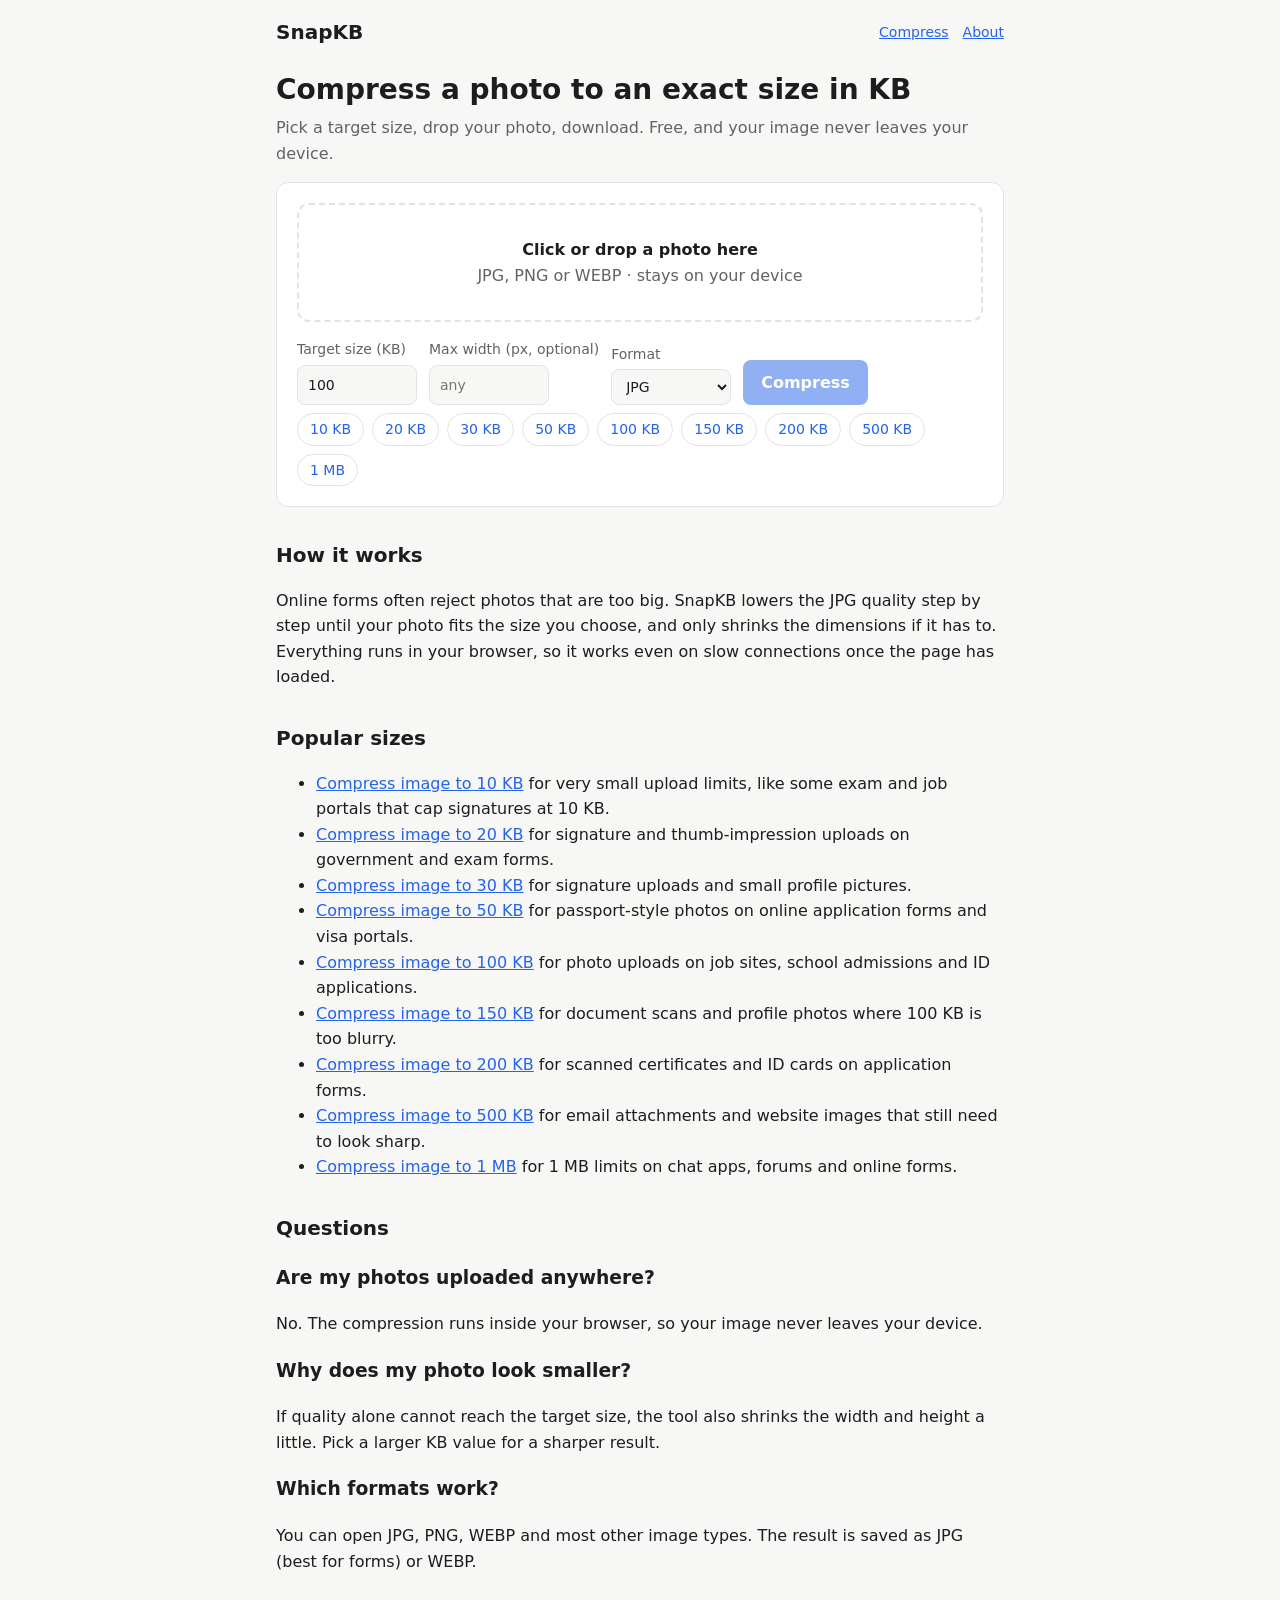
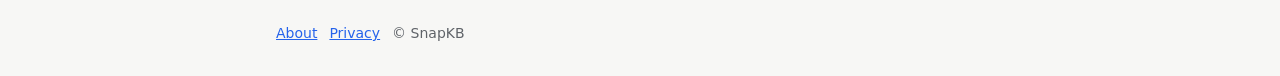
<file: index.html>
<!doctype html>
<html lang="en"><head><meta charset="utf-8"><meta name="viewport" content="width=device-width,initial-scale=1">
<title>Compress Image to Exact KB Online — Free, No Upload | SnapKB</title><meta name="description" content="Shrink any photo to an exact size like 20 KB, 50 KB or 100 KB for online forms. Free, fast and private: your image never leaves your device."><link rel="canonical" href="https://johncamil168-sys.github.io/snapkb/">
<link rel="stylesheet" href="style.css">
<script type="application/ld+json">{"@context": "https://schema.org", "@type": "FAQPage", "mainEntity": [{"@type": "Question", "name": "Are my photos uploaded anywhere?", "acceptedAnswer": {"@type": "Answer", "text": "No. The compression runs inside your browser, so your image never leaves your device."}}, {"@type": "Question", "name": "Why does my photo look smaller?", "acceptedAnswer": {"@type": "Answer", "text": "If quality alone cannot reach the target size, the tool also shrinks the width and height a little. Pick a larger KB value for a sharper result."}}, {"@type": "Question", "name": "Which formats work?", "acceptedAnswer": {"@type": "Answer", "text": "You can open JPG, PNG, WEBP and most other image types. The result is saved as JPG (best for forms) or WEBP."}}]}</script>
</head><body>
<header><a class="logo" href="index.html">SnapKB</a><nav><a href="index.html">Compress</a><a href="about.html">About</a></nav></header>
<main>
<h1>Compress a photo to an exact size in KB</h1><p class="sub">Pick a target size, drop your photo, download. Free, and your image never leaves your device.</p>

<div class="card">
  <div class="drop" id="drop"><input type="file" id="file" accept="image/*">
    <strong>Click or drop a photo here</strong><br><span class="sub" id="picked">JPG, PNG or WEBP · stays on your device</span></div>
  <div class="row">
    <label>Target size (KB)<input type="number" id="kb" min="1" value="100"></label>
    <label>Max width (px, optional)<input type="number" id="maxw" min="0" placeholder="any"></label>
    <label>Format<select id="fmt"><option value="image/jpeg">JPG</option><option value="image/webp">WEBP</option></select></label>
    <button id="go" disabled>Compress</button>
  </div>
  <div class="chips"><a href="compress-image-to-10kb.html">10 KB</a><a href="compress-image-to-20kb.html">20 KB</a><a href="compress-image-to-30kb.html">30 KB</a><a href="compress-image-to-50kb.html">50 KB</a><a href="compress-image-to-100kb.html">100 KB</a><a href="compress-image-to-150kb.html">150 KB</a><a href="compress-image-to-200kb.html">200 KB</a><a href="compress-image-to-500kb.html">500 KB</a><a href="compress-image-to-1mb.html">1 MB</a></div>
</div>
<div class="card" id="result"><div class="stats" id="stats"></div><img id="out" alt="Compressed result"><a class="btn" id="dl">Download</a></div>


<h2>How it works</h2><p>Online forms often reject photos that are too big. SnapKB lowers the JPG quality step by step until your photo fits the size you choose, and only shrinks the dimensions if it has to. Everything runs in your browser, so it works even on slow connections once the page has loaded.</p><h2>Popular sizes</h2><ul><li><a href="compress-image-to-10kb.html">Compress image to 10 KB</a> for very small upload limits, like some exam and job portals that cap signatures at 10 KB.</li><li><a href="compress-image-to-20kb.html">Compress image to 20 KB</a> for signature and thumb-impression uploads on government and exam forms.</li><li><a href="compress-image-to-30kb.html">Compress image to 30 KB</a> for signature uploads and small profile pictures.</li><li><a href="compress-image-to-50kb.html">Compress image to 50 KB</a> for passport-style photos on online application forms and visa portals.</li><li><a href="compress-image-to-100kb.html">Compress image to 100 KB</a> for photo uploads on job sites, school admissions and ID applications.</li><li><a href="compress-image-to-150kb.html">Compress image to 150 KB</a> for document scans and profile photos where 100 KB is too blurry.</li><li><a href="compress-image-to-200kb.html">Compress image to 200 KB</a> for scanned certificates and ID cards on application forms.</li><li><a href="compress-image-to-500kb.html">Compress image to 500 KB</a> for email attachments and website images that still need to look sharp.</li><li><a href="compress-image-to-1mb.html">Compress image to 1 MB</a> for 1 MB limits on chat apps, forums and online forms.</li></ul>
<h2>Questions</h2><h3>Are my photos uploaded anywhere?</h3><p>No. The compression runs inside your browser, so your image never leaves your device.</p><h3>Why does my photo look smaller?</h3><p>If quality alone cannot reach the target size, the tool also shrinks the width and height a little. Pick a larger KB value for a sharper result.</p><h3>Which formats work?</h3><p>You can open JPG, PNG, WEBP and most other image types. The result is saved as JPG (best for forms) or WEBP.</p>
</main>
<footer><a href="about.html">About</a><a href="privacy.html">Privacy</a><span>© SnapKB</span></footer>
<script src="app.js"></script>
</body></html>
</file>
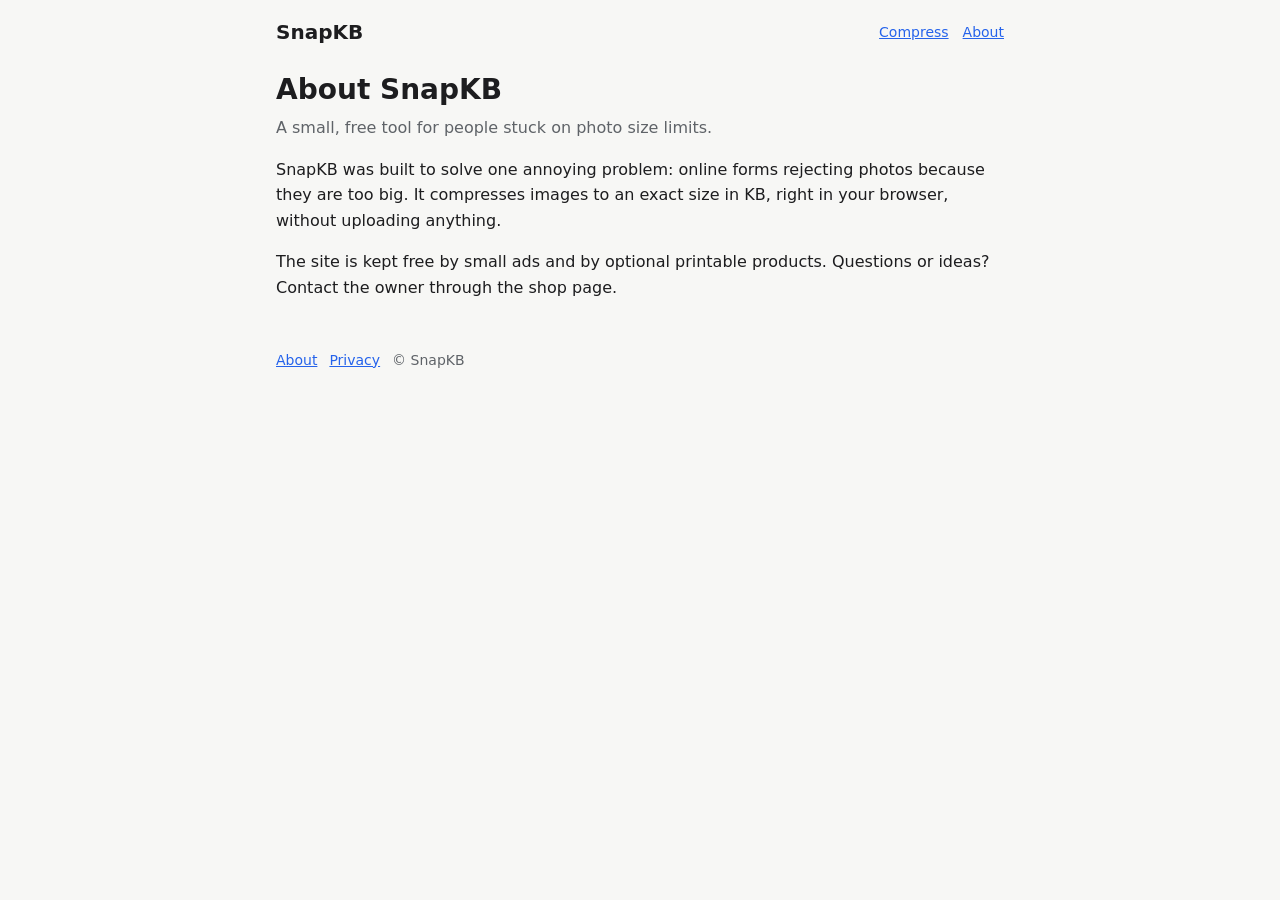
<file: about.html>
<!doctype html>
<html lang="en"><head><meta charset="utf-8"><meta name="viewport" content="width=device-width,initial-scale=1">
<title>About SnapKB</title><meta name="description" content="What SnapKB is and who runs it."><link rel="canonical" href="https://johncamil168-sys.github.io/snapkb/about.html">
<link rel="stylesheet" href="style.css">

</head><body>
<header><a class="logo" href="index.html">SnapKB</a><nav><a href="index.html">Compress</a><a href="about.html">About</a></nav></header>
<main>
<h1>About SnapKB</h1><p class="sub">A small, free tool for people stuck on photo size limits.</p>


<p>SnapKB was built to solve one annoying problem: online forms rejecting photos because they are too big. It compresses images to an exact size in KB, right in your browser, without uploading anything.</p><p>The site is kept free by small ads and by optional printable products. Questions or ideas? Contact the owner through the shop page.</p>

</main>
<footer><a href="about.html">About</a><a href="privacy.html">Privacy</a><span>© SnapKB</span></footer>

</body></html>
</file>
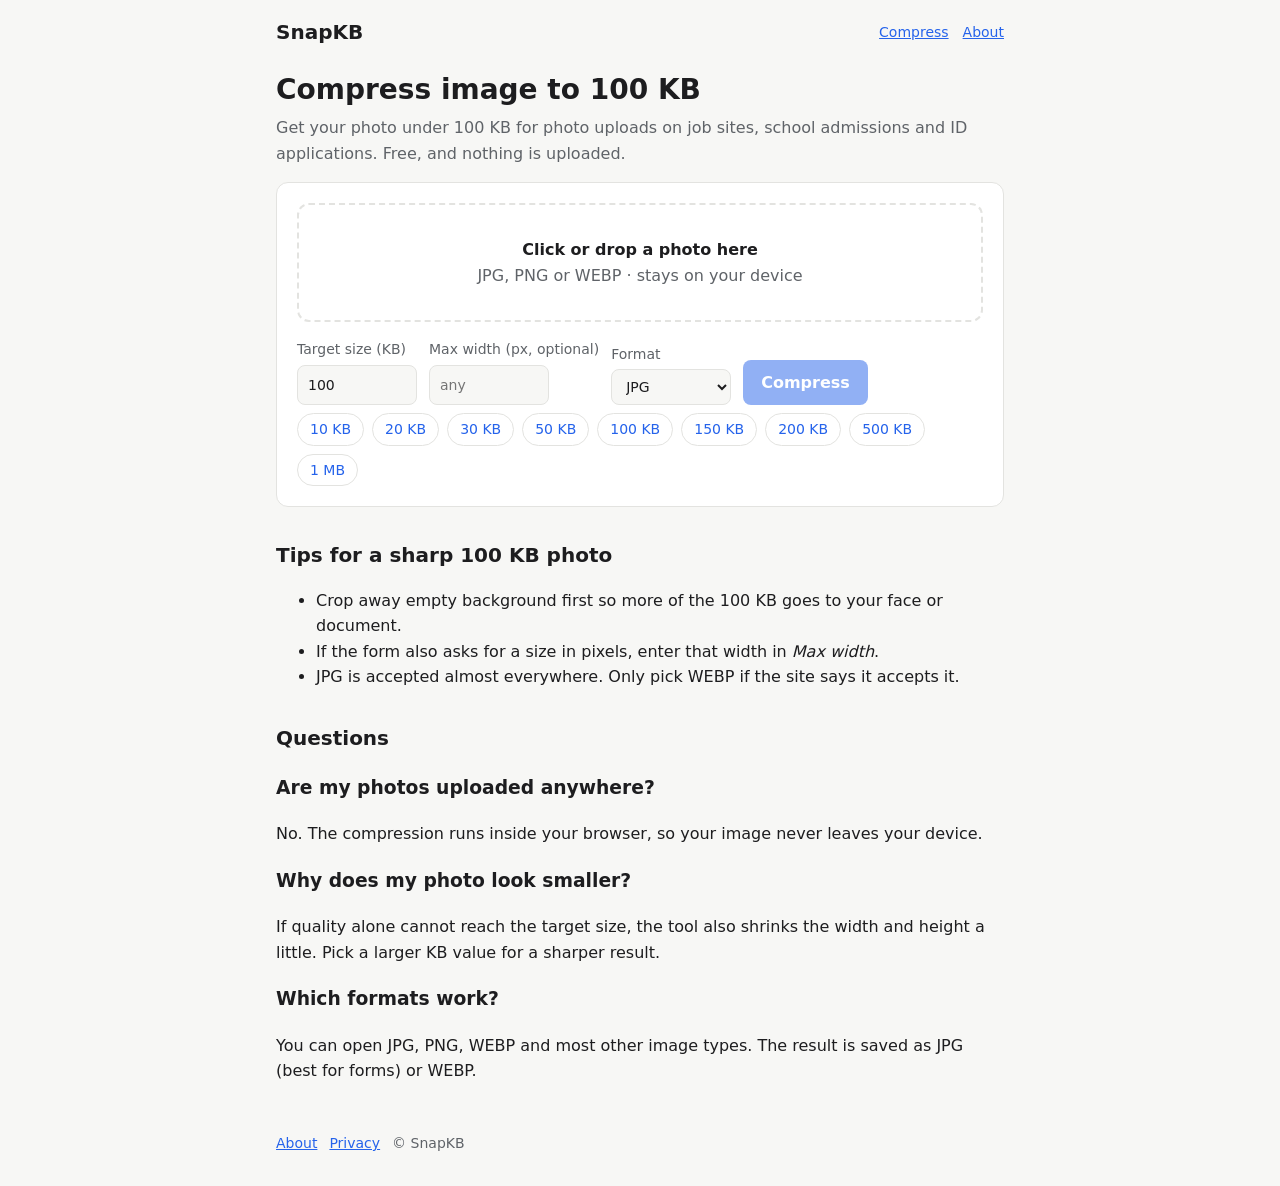
<file: compress-image-to-100kb.html>
<!doctype html>
<html lang="en"><head><meta charset="utf-8"><meta name="viewport" content="width=device-width,initial-scale=1">
<title>Compress Image to 100 KB Online — Free & Private | SnapKB</title><meta name="description" content="Reduce a photo to 100 KB or less in seconds. Ideal for photo uploads on job sites, school admissions and ID applications. Free, no sign-up, nothing is uploaded."><link rel="canonical" href="https://johncamil168-sys.github.io/snapkb/compress-image-to-100kb.html">
<link rel="stylesheet" href="style.css">
<script type="application/ld+json">{"@context": "https://schema.org", "@type": "FAQPage", "mainEntity": [{"@type": "Question", "name": "Are my photos uploaded anywhere?", "acceptedAnswer": {"@type": "Answer", "text": "No. The compression runs inside your browser, so your image never leaves your device."}}, {"@type": "Question", "name": "Why does my photo look smaller?", "acceptedAnswer": {"@type": "Answer", "text": "If quality alone cannot reach the target size, the tool also shrinks the width and height a little. Pick a larger KB value for a sharper result."}}, {"@type": "Question", "name": "Which formats work?", "acceptedAnswer": {"@type": "Answer", "text": "You can open JPG, PNG, WEBP and most other image types. The result is saved as JPG (best for forms) or WEBP."}}]}</script>
</head><body>
<header><a class="logo" href="index.html">SnapKB</a><nav><a href="index.html">Compress</a><a href="about.html">About</a></nav></header>
<main>
<h1>Compress image to 100 KB</h1><p class="sub">Get your photo under 100 KB for photo uploads on job sites, school admissions and ID applications. Free, and nothing is uploaded.</p>

<div class="card">
  <div class="drop" id="drop"><input type="file" id="file" accept="image/*">
    <strong>Click or drop a photo here</strong><br><span class="sub" id="picked">JPG, PNG or WEBP · stays on your device</span></div>
  <div class="row">
    <label>Target size (KB)<input type="number" id="kb" min="1" value="100"></label>
    <label>Max width (px, optional)<input type="number" id="maxw" min="0" placeholder="any"></label>
    <label>Format<select id="fmt"><option value="image/jpeg">JPG</option><option value="image/webp">WEBP</option></select></label>
    <button id="go" disabled>Compress</button>
  </div>
  <div class="chips"><a href="compress-image-to-10kb.html">10 KB</a><a href="compress-image-to-20kb.html">20 KB</a><a href="compress-image-to-30kb.html">30 KB</a><a href="compress-image-to-50kb.html">50 KB</a><a href="compress-image-to-100kb.html">100 KB</a><a href="compress-image-to-150kb.html">150 KB</a><a href="compress-image-to-200kb.html">200 KB</a><a href="compress-image-to-500kb.html">500 KB</a><a href="compress-image-to-1mb.html">1 MB</a></div>
</div>
<div class="card" id="result"><div class="stats" id="stats"></div><img id="out" alt="Compressed result"><a class="btn" id="dl">Download</a></div>


<h2>Tips for a sharp 100 KB photo</h2><ul><li>Crop away empty background first so more of the 100 KB goes to your face or document.</li><li>If the form also asks for a size in pixels, enter that width in <em>Max width</em>.</li><li>JPG is accepted almost everywhere. Only pick WEBP if the site says it accepts it.</li></ul>
<h2>Questions</h2><h3>Are my photos uploaded anywhere?</h3><p>No. The compression runs inside your browser, so your image never leaves your device.</p><h3>Why does my photo look smaller?</h3><p>If quality alone cannot reach the target size, the tool also shrinks the width and height a little. Pick a larger KB value for a sharper result.</p><h3>Which formats work?</h3><p>You can open JPG, PNG, WEBP and most other image types. The result is saved as JPG (best for forms) or WEBP.</p>
</main>
<footer><a href="about.html">About</a><a href="privacy.html">Privacy</a><span>© SnapKB</span></footer>
<script src="app.js"></script>
</body></html>
</file>
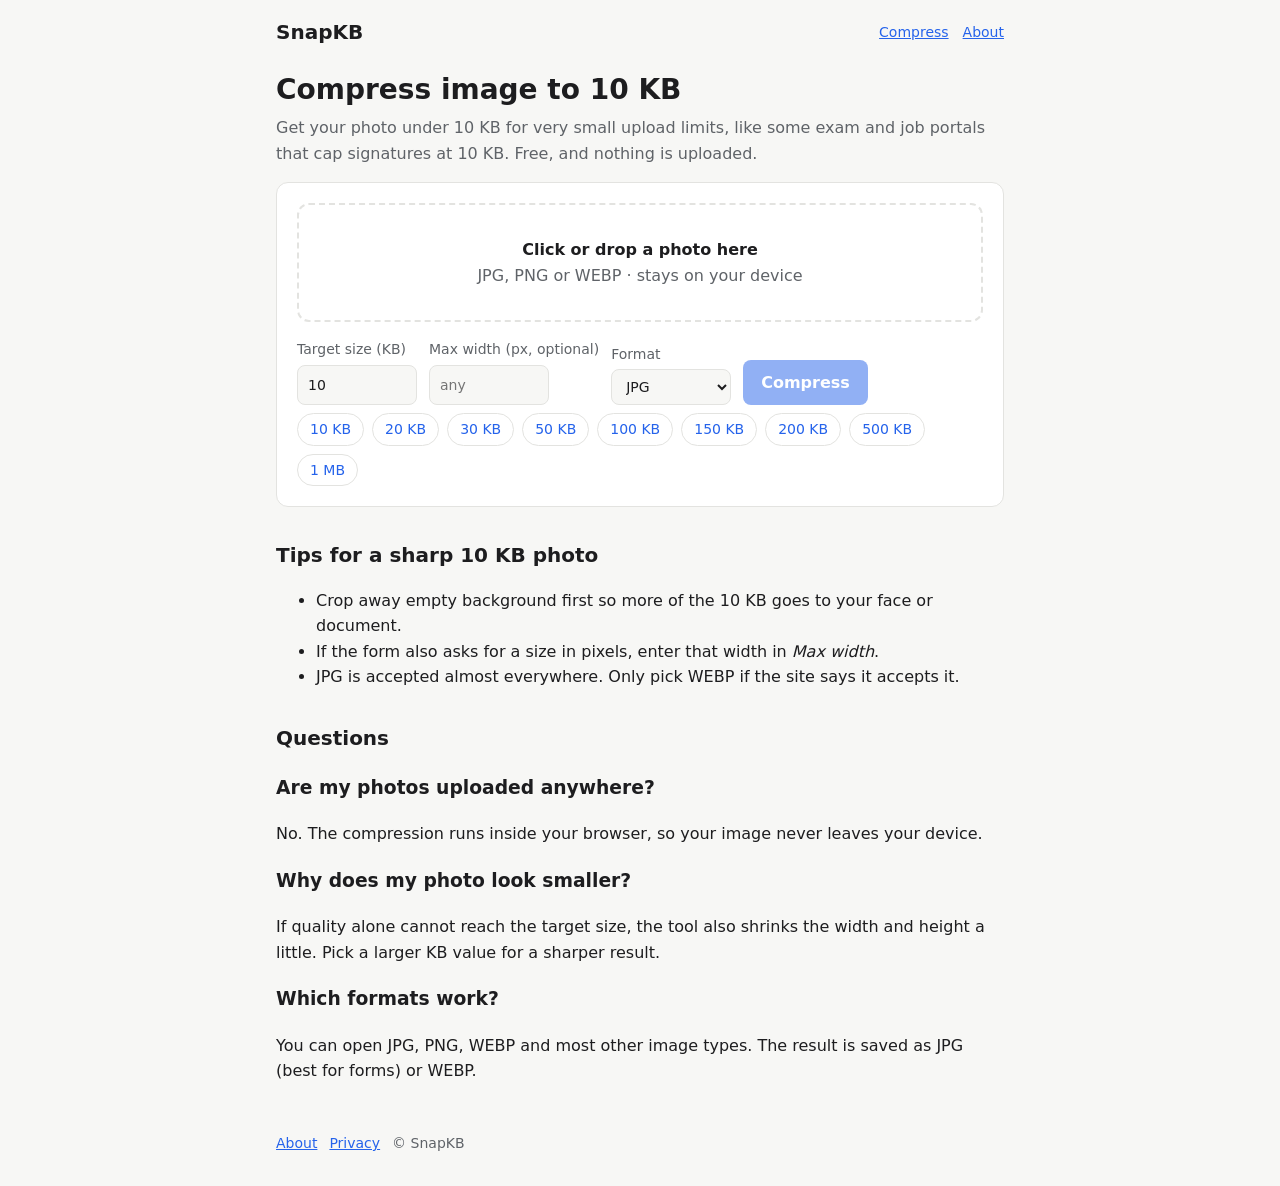
<file: compress-image-to-10kb.html>
<!doctype html>
<html lang="en"><head><meta charset="utf-8"><meta name="viewport" content="width=device-width,initial-scale=1">
<title>Compress Image to 10 KB Online — Free & Private | SnapKB</title><meta name="description" content="Reduce a photo to 10 KB or less in seconds. Ideal for very small upload limits, like some exam and job portals that cap signatures at 10 KB. Free, no sign-up, nothing is uploaded."><link rel="canonical" href="https://johncamil168-sys.github.io/snapkb/compress-image-to-10kb.html">
<link rel="stylesheet" href="style.css">
<script type="application/ld+json">{"@context": "https://schema.org", "@type": "FAQPage", "mainEntity": [{"@type": "Question", "name": "Are my photos uploaded anywhere?", "acceptedAnswer": {"@type": "Answer", "text": "No. The compression runs inside your browser, so your image never leaves your device."}}, {"@type": "Question", "name": "Why does my photo look smaller?", "acceptedAnswer": {"@type": "Answer", "text": "If quality alone cannot reach the target size, the tool also shrinks the width and height a little. Pick a larger KB value for a sharper result."}}, {"@type": "Question", "name": "Which formats work?", "acceptedAnswer": {"@type": "Answer", "text": "You can open JPG, PNG, WEBP and most other image types. The result is saved as JPG (best for forms) or WEBP."}}]}</script>
</head><body>
<header><a class="logo" href="index.html">SnapKB</a><nav><a href="index.html">Compress</a><a href="about.html">About</a></nav></header>
<main>
<h1>Compress image to 10 KB</h1><p class="sub">Get your photo under 10 KB for very small upload limits, like some exam and job portals that cap signatures at 10 KB. Free, and nothing is uploaded.</p>

<div class="card">
  <div class="drop" id="drop"><input type="file" id="file" accept="image/*">
    <strong>Click or drop a photo here</strong><br><span class="sub" id="picked">JPG, PNG or WEBP · stays on your device</span></div>
  <div class="row">
    <label>Target size (KB)<input type="number" id="kb" min="1" value="10"></label>
    <label>Max width (px, optional)<input type="number" id="maxw" min="0" placeholder="any"></label>
    <label>Format<select id="fmt"><option value="image/jpeg">JPG</option><option value="image/webp">WEBP</option></select></label>
    <button id="go" disabled>Compress</button>
  </div>
  <div class="chips"><a href="compress-image-to-10kb.html">10 KB</a><a href="compress-image-to-20kb.html">20 KB</a><a href="compress-image-to-30kb.html">30 KB</a><a href="compress-image-to-50kb.html">50 KB</a><a href="compress-image-to-100kb.html">100 KB</a><a href="compress-image-to-150kb.html">150 KB</a><a href="compress-image-to-200kb.html">200 KB</a><a href="compress-image-to-500kb.html">500 KB</a><a href="compress-image-to-1mb.html">1 MB</a></div>
</div>
<div class="card" id="result"><div class="stats" id="stats"></div><img id="out" alt="Compressed result"><a class="btn" id="dl">Download</a></div>


<h2>Tips for a sharp 10 KB photo</h2><ul><li>Crop away empty background first so more of the 10 KB goes to your face or document.</li><li>If the form also asks for a size in pixels, enter that width in <em>Max width</em>.</li><li>JPG is accepted almost everywhere. Only pick WEBP if the site says it accepts it.</li></ul>
<h2>Questions</h2><h3>Are my photos uploaded anywhere?</h3><p>No. The compression runs inside your browser, so your image never leaves your device.</p><h3>Why does my photo look smaller?</h3><p>If quality alone cannot reach the target size, the tool also shrinks the width and height a little. Pick a larger KB value for a sharper result.</p><h3>Which formats work?</h3><p>You can open JPG, PNG, WEBP and most other image types. The result is saved as JPG (best for forms) or WEBP.</p>
</main>
<footer><a href="about.html">About</a><a href="privacy.html">Privacy</a><span>© SnapKB</span></footer>
<script src="app.js"></script>
</body></html>
</file>
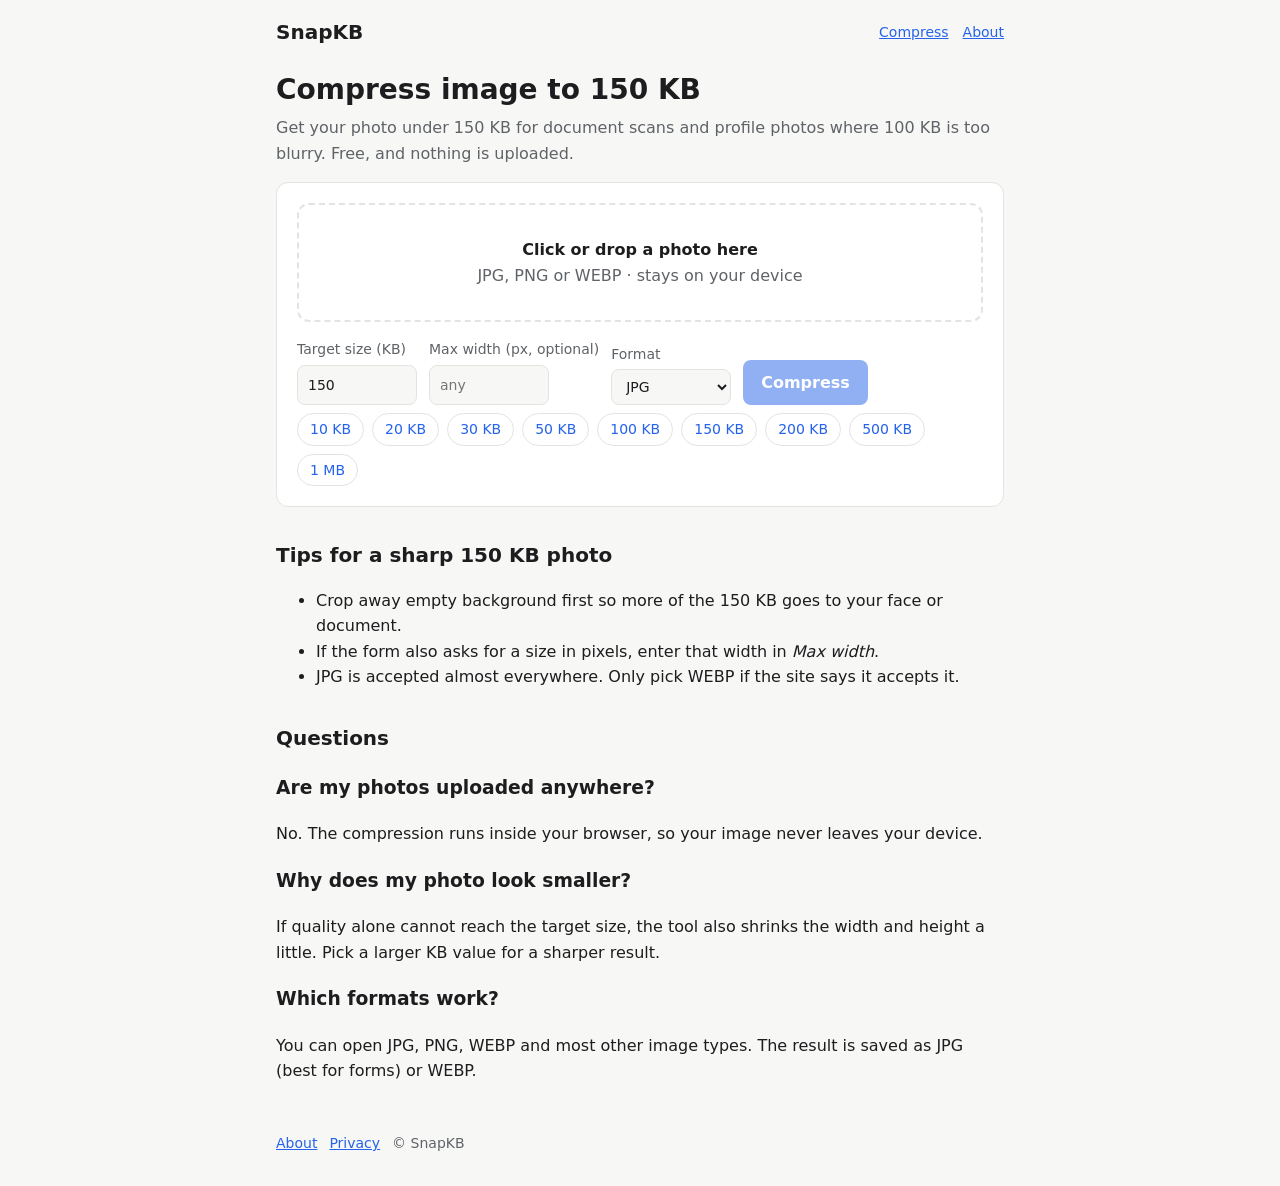
<file: compress-image-to-150kb.html>
<!doctype html>
<html lang="en"><head><meta charset="utf-8"><meta name="viewport" content="width=device-width,initial-scale=1">
<title>Compress Image to 150 KB Online — Free & Private | SnapKB</title><meta name="description" content="Reduce a photo to 150 KB or less in seconds. Ideal for document scans and profile photos where 100 KB is too blurry. Free, no sign-up, nothing is uploaded."><link rel="canonical" href="https://johncamil168-sys.github.io/snapkb/compress-image-to-150kb.html">
<link rel="stylesheet" href="style.css">
<script type="application/ld+json">{"@context": "https://schema.org", "@type": "FAQPage", "mainEntity": [{"@type": "Question", "name": "Are my photos uploaded anywhere?", "acceptedAnswer": {"@type": "Answer", "text": "No. The compression runs inside your browser, so your image never leaves your device."}}, {"@type": "Question", "name": "Why does my photo look smaller?", "acceptedAnswer": {"@type": "Answer", "text": "If quality alone cannot reach the target size, the tool also shrinks the width and height a little. Pick a larger KB value for a sharper result."}}, {"@type": "Question", "name": "Which formats work?", "acceptedAnswer": {"@type": "Answer", "text": "You can open JPG, PNG, WEBP and most other image types. The result is saved as JPG (best for forms) or WEBP."}}]}</script>
</head><body>
<header><a class="logo" href="index.html">SnapKB</a><nav><a href="index.html">Compress</a><a href="about.html">About</a></nav></header>
<main>
<h1>Compress image to 150 KB</h1><p class="sub">Get your photo under 150 KB for document scans and profile photos where 100 KB is too blurry. Free, and nothing is uploaded.</p>

<div class="card">
  <div class="drop" id="drop"><input type="file" id="file" accept="image/*">
    <strong>Click or drop a photo here</strong><br><span class="sub" id="picked">JPG, PNG or WEBP · stays on your device</span></div>
  <div class="row">
    <label>Target size (KB)<input type="number" id="kb" min="1" value="150"></label>
    <label>Max width (px, optional)<input type="number" id="maxw" min="0" placeholder="any"></label>
    <label>Format<select id="fmt"><option value="image/jpeg">JPG</option><option value="image/webp">WEBP</option></select></label>
    <button id="go" disabled>Compress</button>
  </div>
  <div class="chips"><a href="compress-image-to-10kb.html">10 KB</a><a href="compress-image-to-20kb.html">20 KB</a><a href="compress-image-to-30kb.html">30 KB</a><a href="compress-image-to-50kb.html">50 KB</a><a href="compress-image-to-100kb.html">100 KB</a><a href="compress-image-to-150kb.html">150 KB</a><a href="compress-image-to-200kb.html">200 KB</a><a href="compress-image-to-500kb.html">500 KB</a><a href="compress-image-to-1mb.html">1 MB</a></div>
</div>
<div class="card" id="result"><div class="stats" id="stats"></div><img id="out" alt="Compressed result"><a class="btn" id="dl">Download</a></div>


<h2>Tips for a sharp 150 KB photo</h2><ul><li>Crop away empty background first so more of the 150 KB goes to your face or document.</li><li>If the form also asks for a size in pixels, enter that width in <em>Max width</em>.</li><li>JPG is accepted almost everywhere. Only pick WEBP if the site says it accepts it.</li></ul>
<h2>Questions</h2><h3>Are my photos uploaded anywhere?</h3><p>No. The compression runs inside your browser, so your image never leaves your device.</p><h3>Why does my photo look smaller?</h3><p>If quality alone cannot reach the target size, the tool also shrinks the width and height a little. Pick a larger KB value for a sharper result.</p><h3>Which formats work?</h3><p>You can open JPG, PNG, WEBP and most other image types. The result is saved as JPG (best for forms) or WEBP.</p>
</main>
<footer><a href="about.html">About</a><a href="privacy.html">Privacy</a><span>© SnapKB</span></footer>
<script src="app.js"></script>
</body></html>
</file>
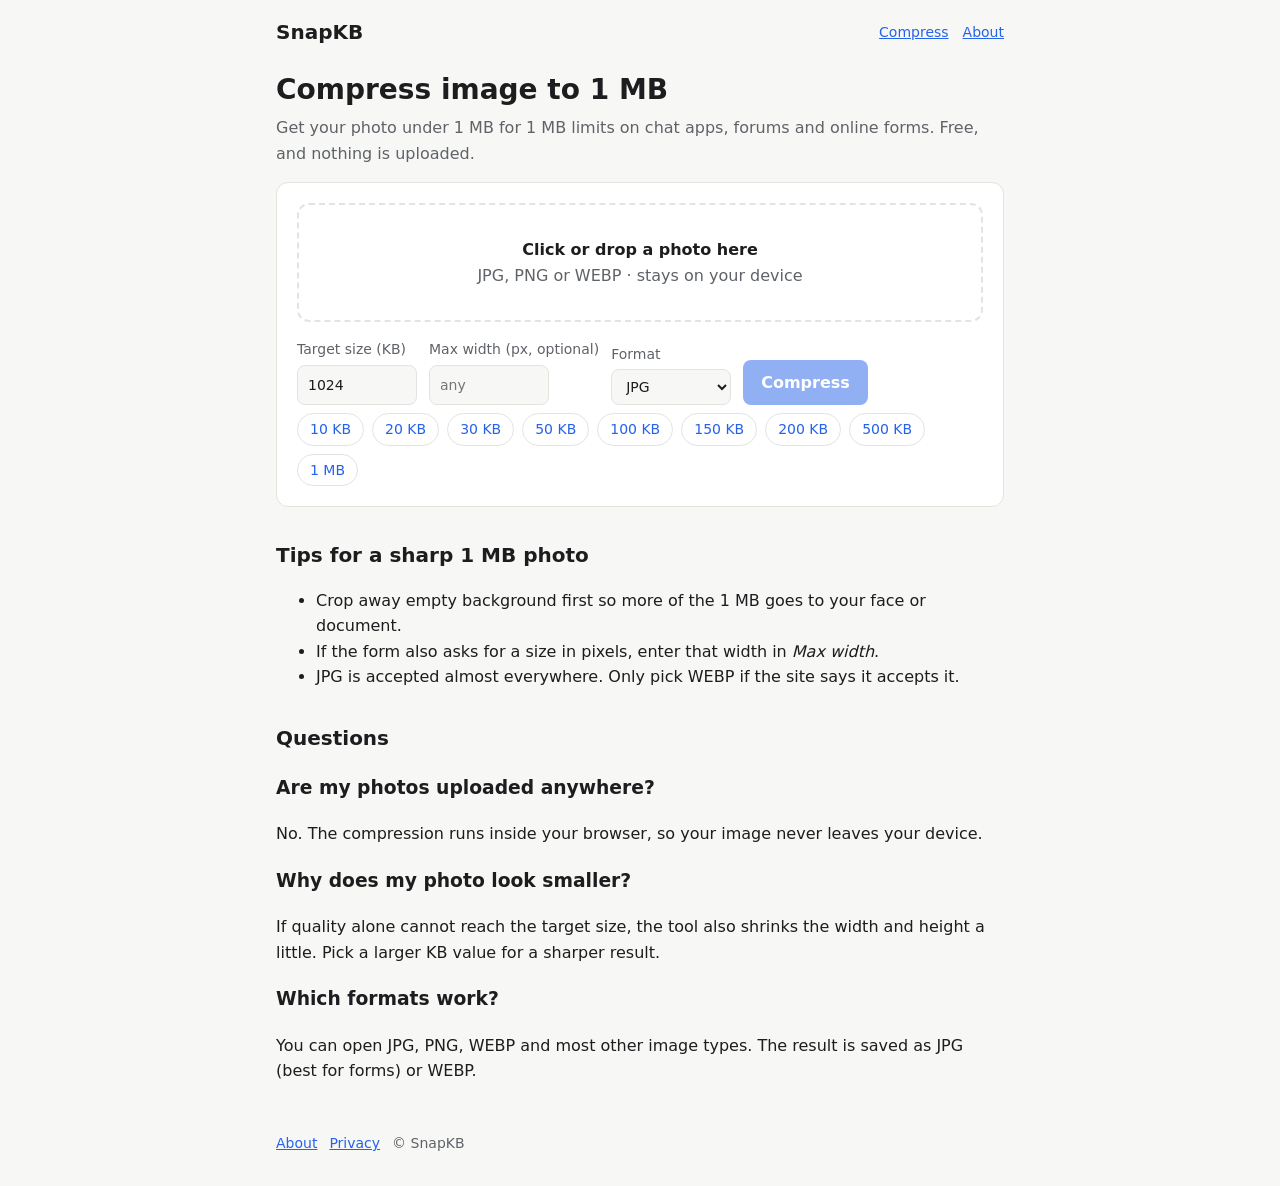
<file: compress-image-to-1mb.html>
<!doctype html>
<html lang="en"><head><meta charset="utf-8"><meta name="viewport" content="width=device-width,initial-scale=1">
<title>Compress Image to 1 MB Online — Free & Private | SnapKB</title><meta name="description" content="Reduce a photo to 1 MB or less in seconds. Ideal for 1 MB limits on chat apps, forums and online forms. Free, no sign-up, nothing is uploaded."><link rel="canonical" href="https://johncamil168-sys.github.io/snapkb/compress-image-to-1mb.html">
<link rel="stylesheet" href="style.css">
<script type="application/ld+json">{"@context": "https://schema.org", "@type": "FAQPage", "mainEntity": [{"@type": "Question", "name": "Are my photos uploaded anywhere?", "acceptedAnswer": {"@type": "Answer", "text": "No. The compression runs inside your browser, so your image never leaves your device."}}, {"@type": "Question", "name": "Why does my photo look smaller?", "acceptedAnswer": {"@type": "Answer", "text": "If quality alone cannot reach the target size, the tool also shrinks the width and height a little. Pick a larger KB value for a sharper result."}}, {"@type": "Question", "name": "Which formats work?", "acceptedAnswer": {"@type": "Answer", "text": "You can open JPG, PNG, WEBP and most other image types. The result is saved as JPG (best for forms) or WEBP."}}]}</script>
</head><body>
<header><a class="logo" href="index.html">SnapKB</a><nav><a href="index.html">Compress</a><a href="about.html">About</a></nav></header>
<main>
<h1>Compress image to 1 MB</h1><p class="sub">Get your photo under 1 MB for 1 MB limits on chat apps, forums and online forms. Free, and nothing is uploaded.</p>

<div class="card">
  <div class="drop" id="drop"><input type="file" id="file" accept="image/*">
    <strong>Click or drop a photo here</strong><br><span class="sub" id="picked">JPG, PNG or WEBP · stays on your device</span></div>
  <div class="row">
    <label>Target size (KB)<input type="number" id="kb" min="1" value="1024"></label>
    <label>Max width (px, optional)<input type="number" id="maxw" min="0" placeholder="any"></label>
    <label>Format<select id="fmt"><option value="image/jpeg">JPG</option><option value="image/webp">WEBP</option></select></label>
    <button id="go" disabled>Compress</button>
  </div>
  <div class="chips"><a href="compress-image-to-10kb.html">10 KB</a><a href="compress-image-to-20kb.html">20 KB</a><a href="compress-image-to-30kb.html">30 KB</a><a href="compress-image-to-50kb.html">50 KB</a><a href="compress-image-to-100kb.html">100 KB</a><a href="compress-image-to-150kb.html">150 KB</a><a href="compress-image-to-200kb.html">200 KB</a><a href="compress-image-to-500kb.html">500 KB</a><a href="compress-image-to-1mb.html">1 MB</a></div>
</div>
<div class="card" id="result"><div class="stats" id="stats"></div><img id="out" alt="Compressed result"><a class="btn" id="dl">Download</a></div>


<h2>Tips for a sharp 1 MB photo</h2><ul><li>Crop away empty background first so more of the 1 MB goes to your face or document.</li><li>If the form also asks for a size in pixels, enter that width in <em>Max width</em>.</li><li>JPG is accepted almost everywhere. Only pick WEBP if the site says it accepts it.</li></ul>
<h2>Questions</h2><h3>Are my photos uploaded anywhere?</h3><p>No. The compression runs inside your browser, so your image never leaves your device.</p><h3>Why does my photo look smaller?</h3><p>If quality alone cannot reach the target size, the tool also shrinks the width and height a little. Pick a larger KB value for a sharper result.</p><h3>Which formats work?</h3><p>You can open JPG, PNG, WEBP and most other image types. The result is saved as JPG (best for forms) or WEBP.</p>
</main>
<footer><a href="about.html">About</a><a href="privacy.html">Privacy</a><span>© SnapKB</span></footer>
<script src="app.js"></script>
</body></html>
</file>
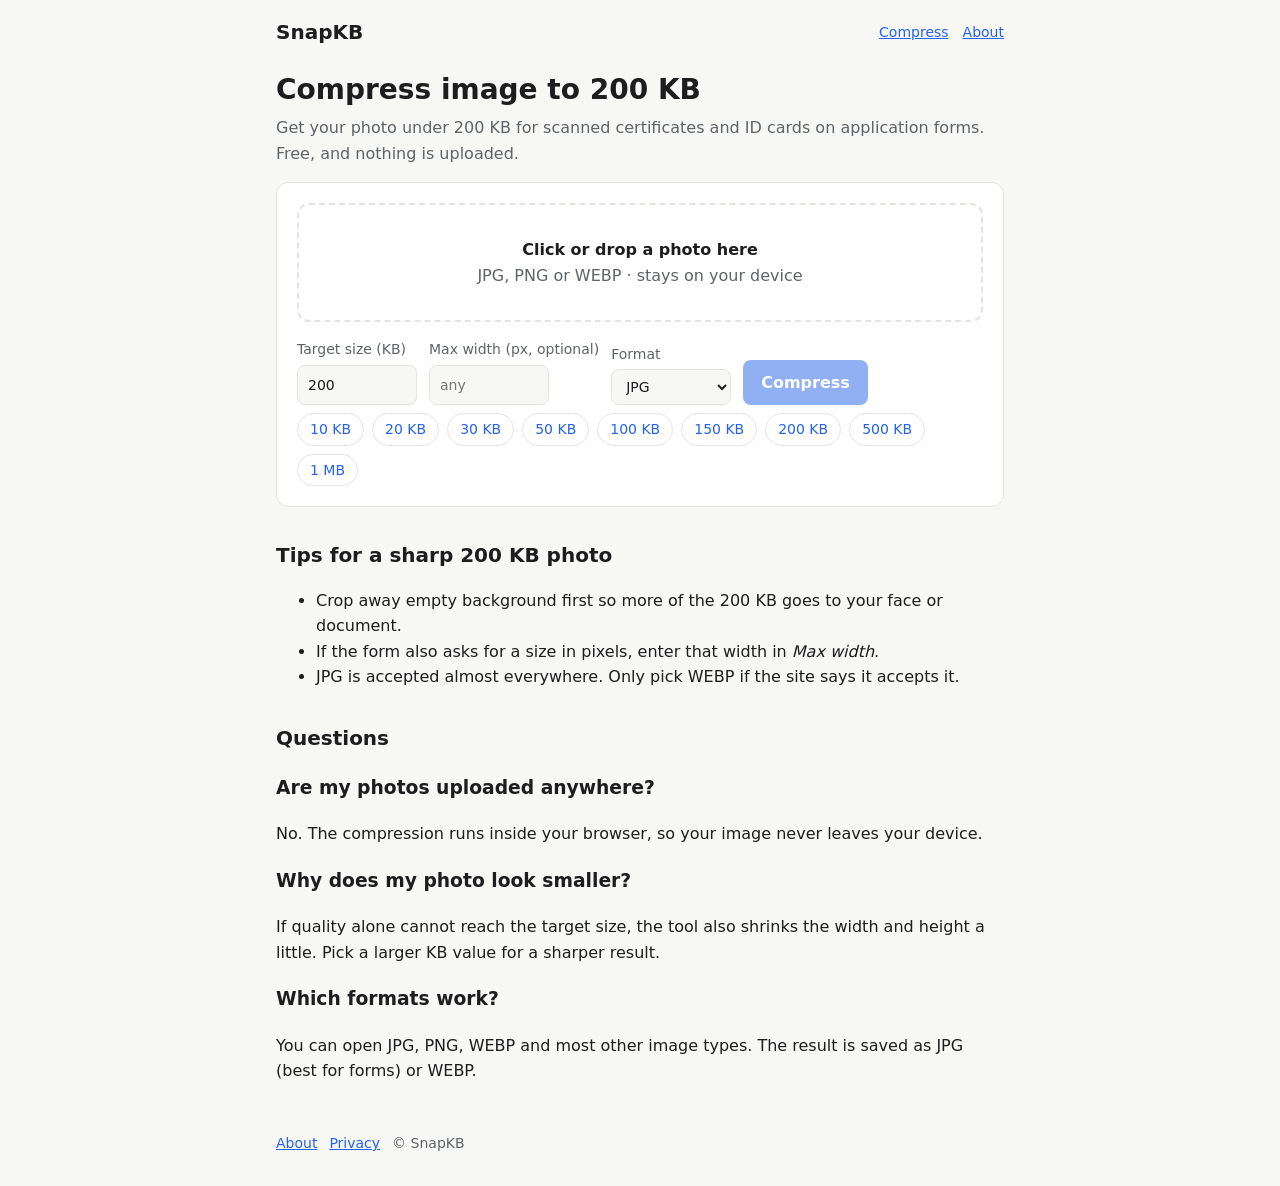
<file: compress-image-to-200kb.html>
<!doctype html>
<html lang="en"><head><meta charset="utf-8"><meta name="viewport" content="width=device-width,initial-scale=1">
<title>Compress Image to 200 KB Online — Free & Private | SnapKB</title><meta name="description" content="Reduce a photo to 200 KB or less in seconds. Ideal for scanned certificates and ID cards on application forms. Free, no sign-up, nothing is uploaded."><link rel="canonical" href="https://johncamil168-sys.github.io/snapkb/compress-image-to-200kb.html">
<link rel="stylesheet" href="style.css">
<script type="application/ld+json">{"@context": "https://schema.org", "@type": "FAQPage", "mainEntity": [{"@type": "Question", "name": "Are my photos uploaded anywhere?", "acceptedAnswer": {"@type": "Answer", "text": "No. The compression runs inside your browser, so your image never leaves your device."}}, {"@type": "Question", "name": "Why does my photo look smaller?", "acceptedAnswer": {"@type": "Answer", "text": "If quality alone cannot reach the target size, the tool also shrinks the width and height a little. Pick a larger KB value for a sharper result."}}, {"@type": "Question", "name": "Which formats work?", "acceptedAnswer": {"@type": "Answer", "text": "You can open JPG, PNG, WEBP and most other image types. The result is saved as JPG (best for forms) or WEBP."}}]}</script>
</head><body>
<header><a class="logo" href="index.html">SnapKB</a><nav><a href="index.html">Compress</a><a href="about.html">About</a></nav></header>
<main>
<h1>Compress image to 200 KB</h1><p class="sub">Get your photo under 200 KB for scanned certificates and ID cards on application forms. Free, and nothing is uploaded.</p>

<div class="card">
  <div class="drop" id="drop"><input type="file" id="file" accept="image/*">
    <strong>Click or drop a photo here</strong><br><span class="sub" id="picked">JPG, PNG or WEBP · stays on your device</span></div>
  <div class="row">
    <label>Target size (KB)<input type="number" id="kb" min="1" value="200"></label>
    <label>Max width (px, optional)<input type="number" id="maxw" min="0" placeholder="any"></label>
    <label>Format<select id="fmt"><option value="image/jpeg">JPG</option><option value="image/webp">WEBP</option></select></label>
    <button id="go" disabled>Compress</button>
  </div>
  <div class="chips"><a href="compress-image-to-10kb.html">10 KB</a><a href="compress-image-to-20kb.html">20 KB</a><a href="compress-image-to-30kb.html">30 KB</a><a href="compress-image-to-50kb.html">50 KB</a><a href="compress-image-to-100kb.html">100 KB</a><a href="compress-image-to-150kb.html">150 KB</a><a href="compress-image-to-200kb.html">200 KB</a><a href="compress-image-to-500kb.html">500 KB</a><a href="compress-image-to-1mb.html">1 MB</a></div>
</div>
<div class="card" id="result"><div class="stats" id="stats"></div><img id="out" alt="Compressed result"><a class="btn" id="dl">Download</a></div>


<h2>Tips for a sharp 200 KB photo</h2><ul><li>Crop away empty background first so more of the 200 KB goes to your face or document.</li><li>If the form also asks for a size in pixels, enter that width in <em>Max width</em>.</li><li>JPG is accepted almost everywhere. Only pick WEBP if the site says it accepts it.</li></ul>
<h2>Questions</h2><h3>Are my photos uploaded anywhere?</h3><p>No. The compression runs inside your browser, so your image never leaves your device.</p><h3>Why does my photo look smaller?</h3><p>If quality alone cannot reach the target size, the tool also shrinks the width and height a little. Pick a larger KB value for a sharper result.</p><h3>Which formats work?</h3><p>You can open JPG, PNG, WEBP and most other image types. The result is saved as JPG (best for forms) or WEBP.</p>
</main>
<footer><a href="about.html">About</a><a href="privacy.html">Privacy</a><span>© SnapKB</span></footer>
<script src="app.js"></script>
</body></html>
</file>
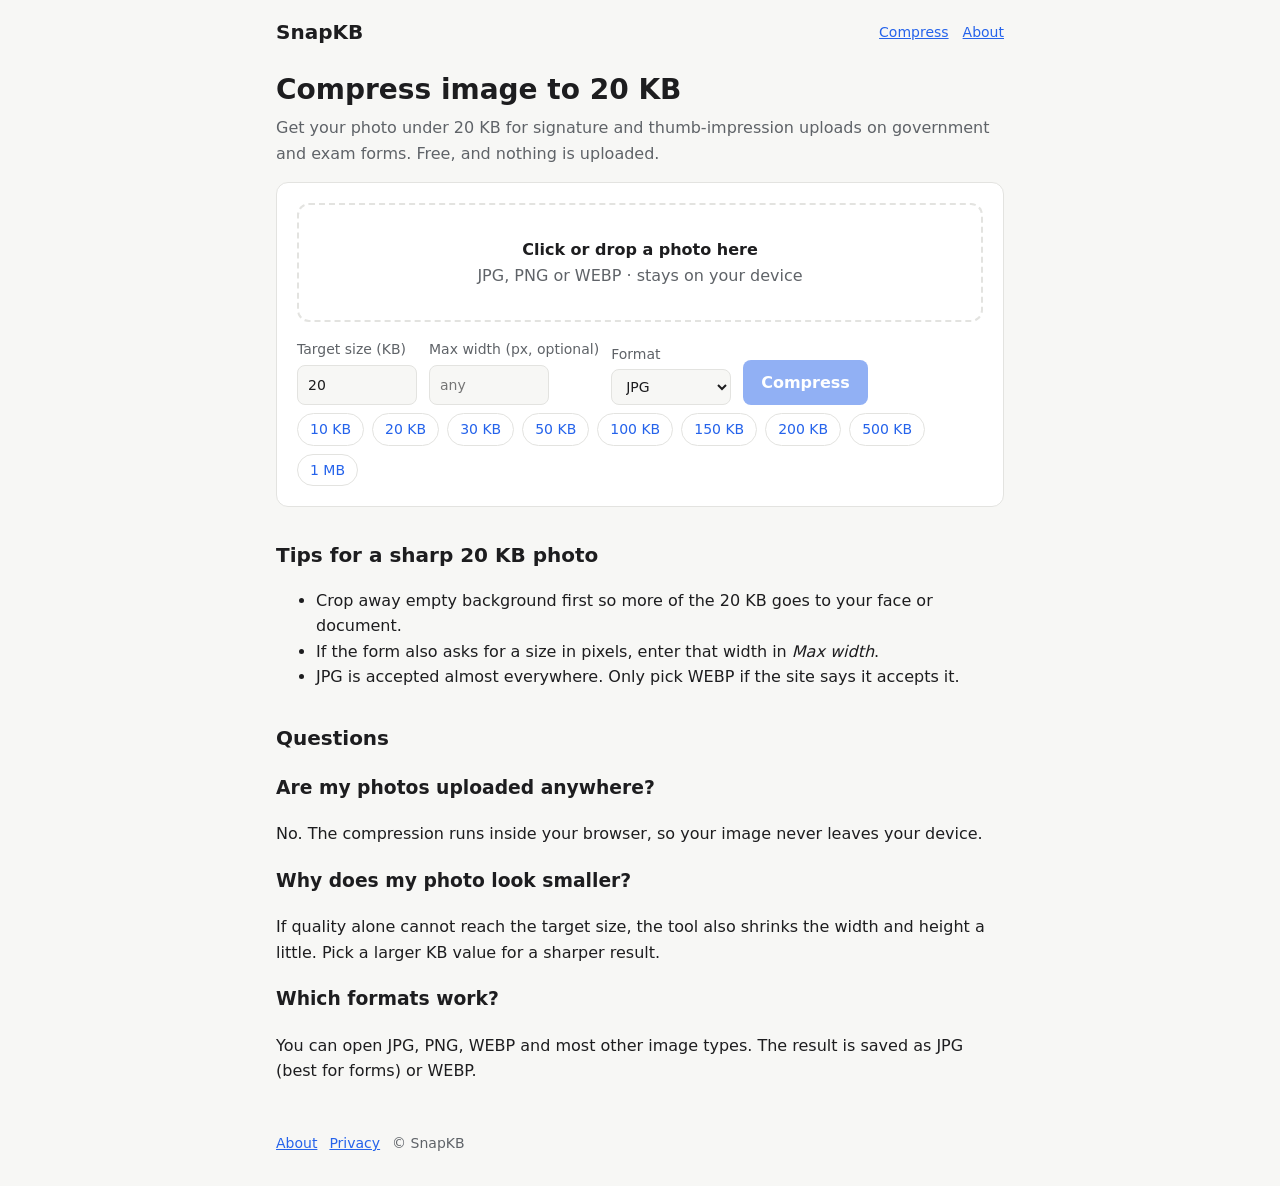
<file: compress-image-to-20kb.html>
<!doctype html>
<html lang="en"><head><meta charset="utf-8"><meta name="viewport" content="width=device-width,initial-scale=1">
<title>Compress Image to 20 KB Online — Free & Private | SnapKB</title><meta name="description" content="Reduce a photo to 20 KB or less in seconds. Ideal for signature and thumb-impression uploads on government and exam forms. Free, no sign-up, nothing is uploaded."><link rel="canonical" href="https://johncamil168-sys.github.io/snapkb/compress-image-to-20kb.html">
<link rel="stylesheet" href="style.css">
<script type="application/ld+json">{"@context": "https://schema.org", "@type": "FAQPage", "mainEntity": [{"@type": "Question", "name": "Are my photos uploaded anywhere?", "acceptedAnswer": {"@type": "Answer", "text": "No. The compression runs inside your browser, so your image never leaves your device."}}, {"@type": "Question", "name": "Why does my photo look smaller?", "acceptedAnswer": {"@type": "Answer", "text": "If quality alone cannot reach the target size, the tool also shrinks the width and height a little. Pick a larger KB value for a sharper result."}}, {"@type": "Question", "name": "Which formats work?", "acceptedAnswer": {"@type": "Answer", "text": "You can open JPG, PNG, WEBP and most other image types. The result is saved as JPG (best for forms) or WEBP."}}]}</script>
</head><body>
<header><a class="logo" href="index.html">SnapKB</a><nav><a href="index.html">Compress</a><a href="about.html">About</a></nav></header>
<main>
<h1>Compress image to 20 KB</h1><p class="sub">Get your photo under 20 KB for signature and thumb-impression uploads on government and exam forms. Free, and nothing is uploaded.</p>

<div class="card">
  <div class="drop" id="drop"><input type="file" id="file" accept="image/*">
    <strong>Click or drop a photo here</strong><br><span class="sub" id="picked">JPG, PNG or WEBP · stays on your device</span></div>
  <div class="row">
    <label>Target size (KB)<input type="number" id="kb" min="1" value="20"></label>
    <label>Max width (px, optional)<input type="number" id="maxw" min="0" placeholder="any"></label>
    <label>Format<select id="fmt"><option value="image/jpeg">JPG</option><option value="image/webp">WEBP</option></select></label>
    <button id="go" disabled>Compress</button>
  </div>
  <div class="chips"><a href="compress-image-to-10kb.html">10 KB</a><a href="compress-image-to-20kb.html">20 KB</a><a href="compress-image-to-30kb.html">30 KB</a><a href="compress-image-to-50kb.html">50 KB</a><a href="compress-image-to-100kb.html">100 KB</a><a href="compress-image-to-150kb.html">150 KB</a><a href="compress-image-to-200kb.html">200 KB</a><a href="compress-image-to-500kb.html">500 KB</a><a href="compress-image-to-1mb.html">1 MB</a></div>
</div>
<div class="card" id="result"><div class="stats" id="stats"></div><img id="out" alt="Compressed result"><a class="btn" id="dl">Download</a></div>


<h2>Tips for a sharp 20 KB photo</h2><ul><li>Crop away empty background first so more of the 20 KB goes to your face or document.</li><li>If the form also asks for a size in pixels, enter that width in <em>Max width</em>.</li><li>JPG is accepted almost everywhere. Only pick WEBP if the site says it accepts it.</li></ul>
<h2>Questions</h2><h3>Are my photos uploaded anywhere?</h3><p>No. The compression runs inside your browser, so your image never leaves your device.</p><h3>Why does my photo look smaller?</h3><p>If quality alone cannot reach the target size, the tool also shrinks the width and height a little. Pick a larger KB value for a sharper result.</p><h3>Which formats work?</h3><p>You can open JPG, PNG, WEBP and most other image types. The result is saved as JPG (best for forms) or WEBP.</p>
</main>
<footer><a href="about.html">About</a><a href="privacy.html">Privacy</a><span>© SnapKB</span></footer>
<script src="app.js"></script>
</body></html>
</file>
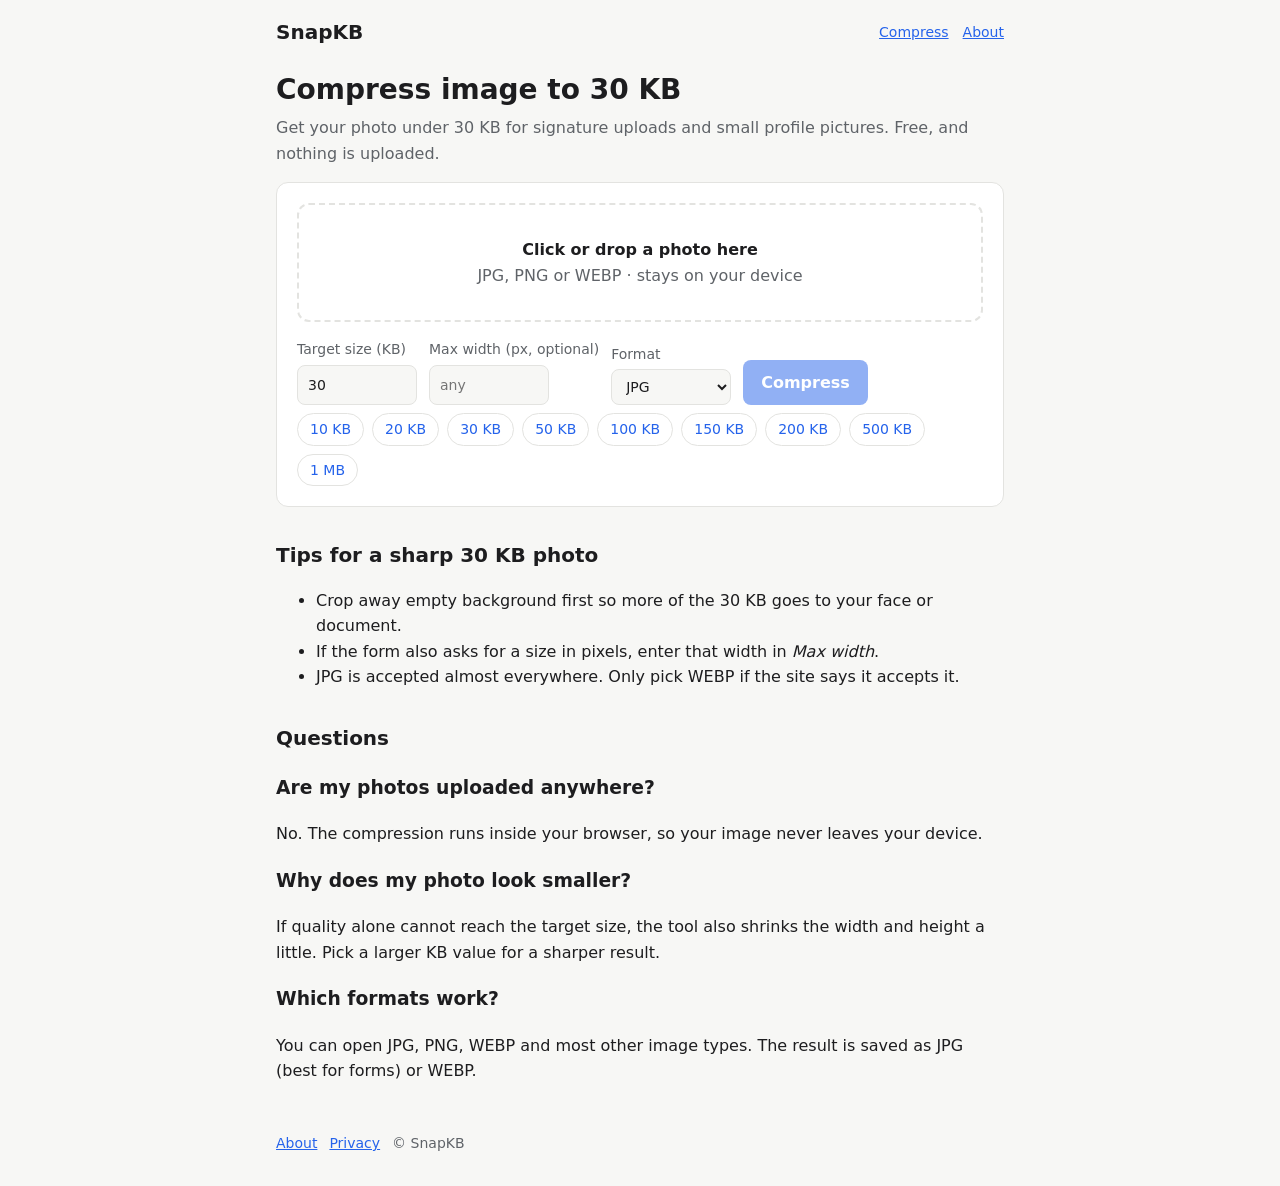
<file: compress-image-to-30kb.html>
<!doctype html>
<html lang="en"><head><meta charset="utf-8"><meta name="viewport" content="width=device-width,initial-scale=1">
<title>Compress Image to 30 KB Online — Free & Private | SnapKB</title><meta name="description" content="Reduce a photo to 30 KB or less in seconds. Ideal for signature uploads and small profile pictures. Free, no sign-up, nothing is uploaded."><link rel="canonical" href="https://johncamil168-sys.github.io/snapkb/compress-image-to-30kb.html">
<link rel="stylesheet" href="style.css">
<script type="application/ld+json">{"@context": "https://schema.org", "@type": "FAQPage", "mainEntity": [{"@type": "Question", "name": "Are my photos uploaded anywhere?", "acceptedAnswer": {"@type": "Answer", "text": "No. The compression runs inside your browser, so your image never leaves your device."}}, {"@type": "Question", "name": "Why does my photo look smaller?", "acceptedAnswer": {"@type": "Answer", "text": "If quality alone cannot reach the target size, the tool also shrinks the width and height a little. Pick a larger KB value for a sharper result."}}, {"@type": "Question", "name": "Which formats work?", "acceptedAnswer": {"@type": "Answer", "text": "You can open JPG, PNG, WEBP and most other image types. The result is saved as JPG (best for forms) or WEBP."}}]}</script>
</head><body>
<header><a class="logo" href="index.html">SnapKB</a><nav><a href="index.html">Compress</a><a href="about.html">About</a></nav></header>
<main>
<h1>Compress image to 30 KB</h1><p class="sub">Get your photo under 30 KB for signature uploads and small profile pictures. Free, and nothing is uploaded.</p>

<div class="card">
  <div class="drop" id="drop"><input type="file" id="file" accept="image/*">
    <strong>Click or drop a photo here</strong><br><span class="sub" id="picked">JPG, PNG or WEBP · stays on your device</span></div>
  <div class="row">
    <label>Target size (KB)<input type="number" id="kb" min="1" value="30"></label>
    <label>Max width (px, optional)<input type="number" id="maxw" min="0" placeholder="any"></label>
    <label>Format<select id="fmt"><option value="image/jpeg">JPG</option><option value="image/webp">WEBP</option></select></label>
    <button id="go" disabled>Compress</button>
  </div>
  <div class="chips"><a href="compress-image-to-10kb.html">10 KB</a><a href="compress-image-to-20kb.html">20 KB</a><a href="compress-image-to-30kb.html">30 KB</a><a href="compress-image-to-50kb.html">50 KB</a><a href="compress-image-to-100kb.html">100 KB</a><a href="compress-image-to-150kb.html">150 KB</a><a href="compress-image-to-200kb.html">200 KB</a><a href="compress-image-to-500kb.html">500 KB</a><a href="compress-image-to-1mb.html">1 MB</a></div>
</div>
<div class="card" id="result"><div class="stats" id="stats"></div><img id="out" alt="Compressed result"><a class="btn" id="dl">Download</a></div>


<h2>Tips for a sharp 30 KB photo</h2><ul><li>Crop away empty background first so more of the 30 KB goes to your face or document.</li><li>If the form also asks for a size in pixels, enter that width in <em>Max width</em>.</li><li>JPG is accepted almost everywhere. Only pick WEBP if the site says it accepts it.</li></ul>
<h2>Questions</h2><h3>Are my photos uploaded anywhere?</h3><p>No. The compression runs inside your browser, so your image never leaves your device.</p><h3>Why does my photo look smaller?</h3><p>If quality alone cannot reach the target size, the tool also shrinks the width and height a little. Pick a larger KB value for a sharper result.</p><h3>Which formats work?</h3><p>You can open JPG, PNG, WEBP and most other image types. The result is saved as JPG (best for forms) or WEBP.</p>
</main>
<footer><a href="about.html">About</a><a href="privacy.html">Privacy</a><span>© SnapKB</span></footer>
<script src="app.js"></script>
</body></html>
</file>
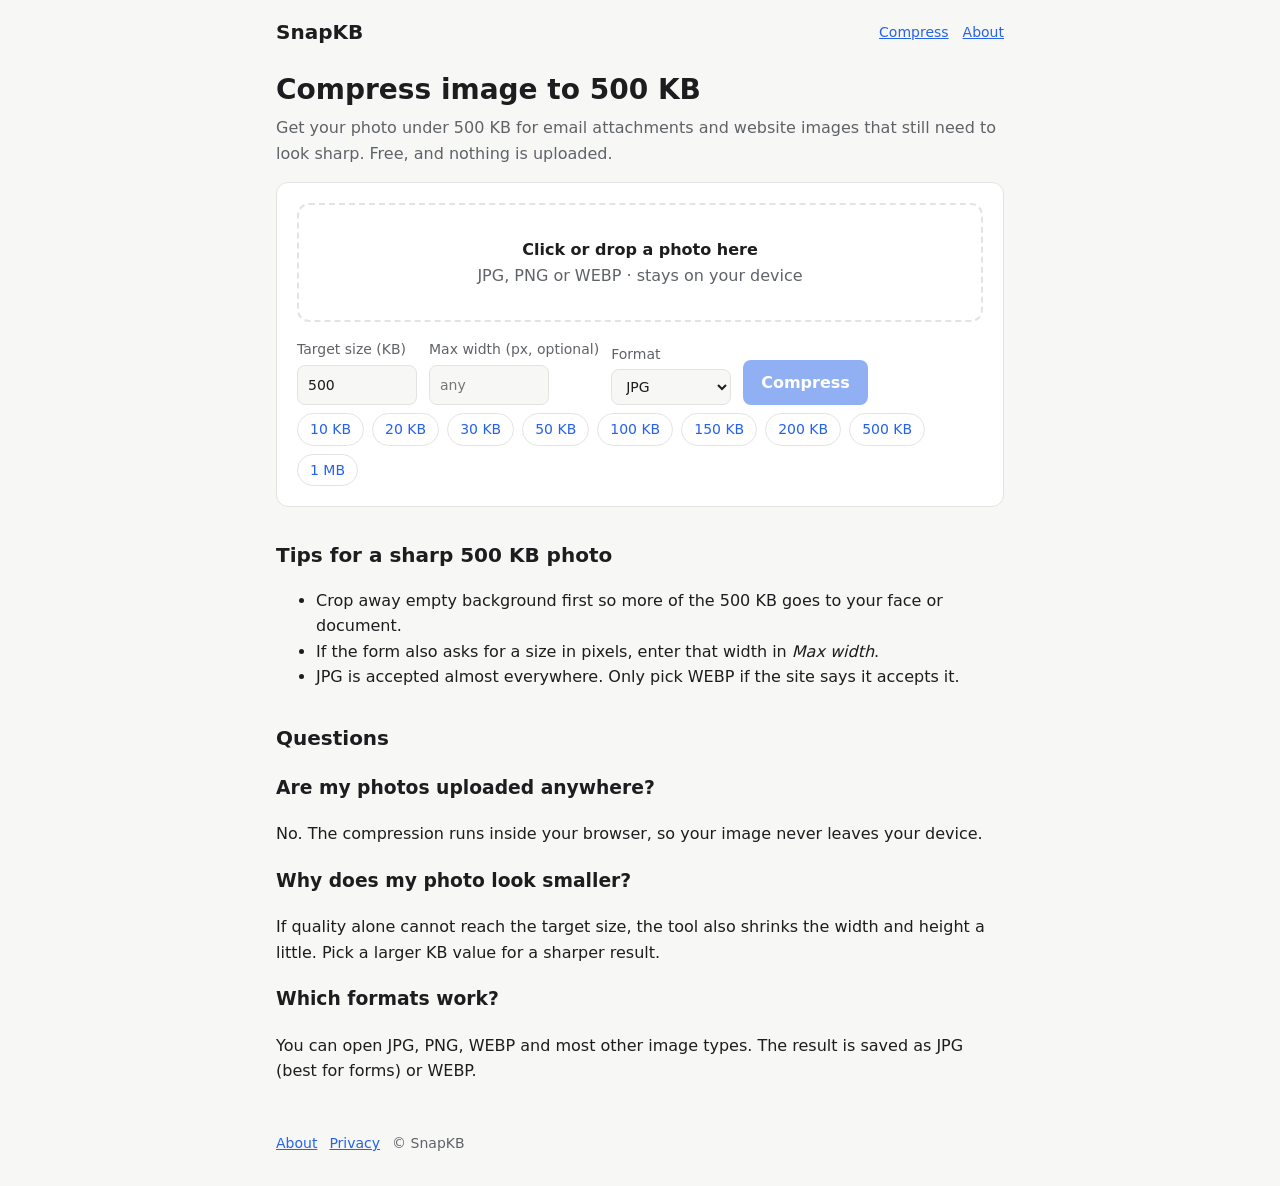
<file: compress-image-to-500kb.html>
<!doctype html>
<html lang="en"><head><meta charset="utf-8"><meta name="viewport" content="width=device-width,initial-scale=1">
<title>Compress Image to 500 KB Online — Free & Private | SnapKB</title><meta name="description" content="Reduce a photo to 500 KB or less in seconds. Ideal for email attachments and website images that still need to look sharp. Free, no sign-up, nothing is uploaded."><link rel="canonical" href="https://johncamil168-sys.github.io/snapkb/compress-image-to-500kb.html">
<link rel="stylesheet" href="style.css">
<script type="application/ld+json">{"@context": "https://schema.org", "@type": "FAQPage", "mainEntity": [{"@type": "Question", "name": "Are my photos uploaded anywhere?", "acceptedAnswer": {"@type": "Answer", "text": "No. The compression runs inside your browser, so your image never leaves your device."}}, {"@type": "Question", "name": "Why does my photo look smaller?", "acceptedAnswer": {"@type": "Answer", "text": "If quality alone cannot reach the target size, the tool also shrinks the width and height a little. Pick a larger KB value for a sharper result."}}, {"@type": "Question", "name": "Which formats work?", "acceptedAnswer": {"@type": "Answer", "text": "You can open JPG, PNG, WEBP and most other image types. The result is saved as JPG (best for forms) or WEBP."}}]}</script>
</head><body>
<header><a class="logo" href="index.html">SnapKB</a><nav><a href="index.html">Compress</a><a href="about.html">About</a></nav></header>
<main>
<h1>Compress image to 500 KB</h1><p class="sub">Get your photo under 500 KB for email attachments and website images that still need to look sharp. Free, and nothing is uploaded.</p>

<div class="card">
  <div class="drop" id="drop"><input type="file" id="file" accept="image/*">
    <strong>Click or drop a photo here</strong><br><span class="sub" id="picked">JPG, PNG or WEBP · stays on your device</span></div>
  <div class="row">
    <label>Target size (KB)<input type="number" id="kb" min="1" value="500"></label>
    <label>Max width (px, optional)<input type="number" id="maxw" min="0" placeholder="any"></label>
    <label>Format<select id="fmt"><option value="image/jpeg">JPG</option><option value="image/webp">WEBP</option></select></label>
    <button id="go" disabled>Compress</button>
  </div>
  <div class="chips"><a href="compress-image-to-10kb.html">10 KB</a><a href="compress-image-to-20kb.html">20 KB</a><a href="compress-image-to-30kb.html">30 KB</a><a href="compress-image-to-50kb.html">50 KB</a><a href="compress-image-to-100kb.html">100 KB</a><a href="compress-image-to-150kb.html">150 KB</a><a href="compress-image-to-200kb.html">200 KB</a><a href="compress-image-to-500kb.html">500 KB</a><a href="compress-image-to-1mb.html">1 MB</a></div>
</div>
<div class="card" id="result"><div class="stats" id="stats"></div><img id="out" alt="Compressed result"><a class="btn" id="dl">Download</a></div>


<h2>Tips for a sharp 500 KB photo</h2><ul><li>Crop away empty background first so more of the 500 KB goes to your face or document.</li><li>If the form also asks for a size in pixels, enter that width in <em>Max width</em>.</li><li>JPG is accepted almost everywhere. Only pick WEBP if the site says it accepts it.</li></ul>
<h2>Questions</h2><h3>Are my photos uploaded anywhere?</h3><p>No. The compression runs inside your browser, so your image never leaves your device.</p><h3>Why does my photo look smaller?</h3><p>If quality alone cannot reach the target size, the tool also shrinks the width and height a little. Pick a larger KB value for a sharper result.</p><h3>Which formats work?</h3><p>You can open JPG, PNG, WEBP and most other image types. The result is saved as JPG (best for forms) or WEBP.</p>
</main>
<footer><a href="about.html">About</a><a href="privacy.html">Privacy</a><span>© SnapKB</span></footer>
<script src="app.js"></script>
</body></html>
</file>
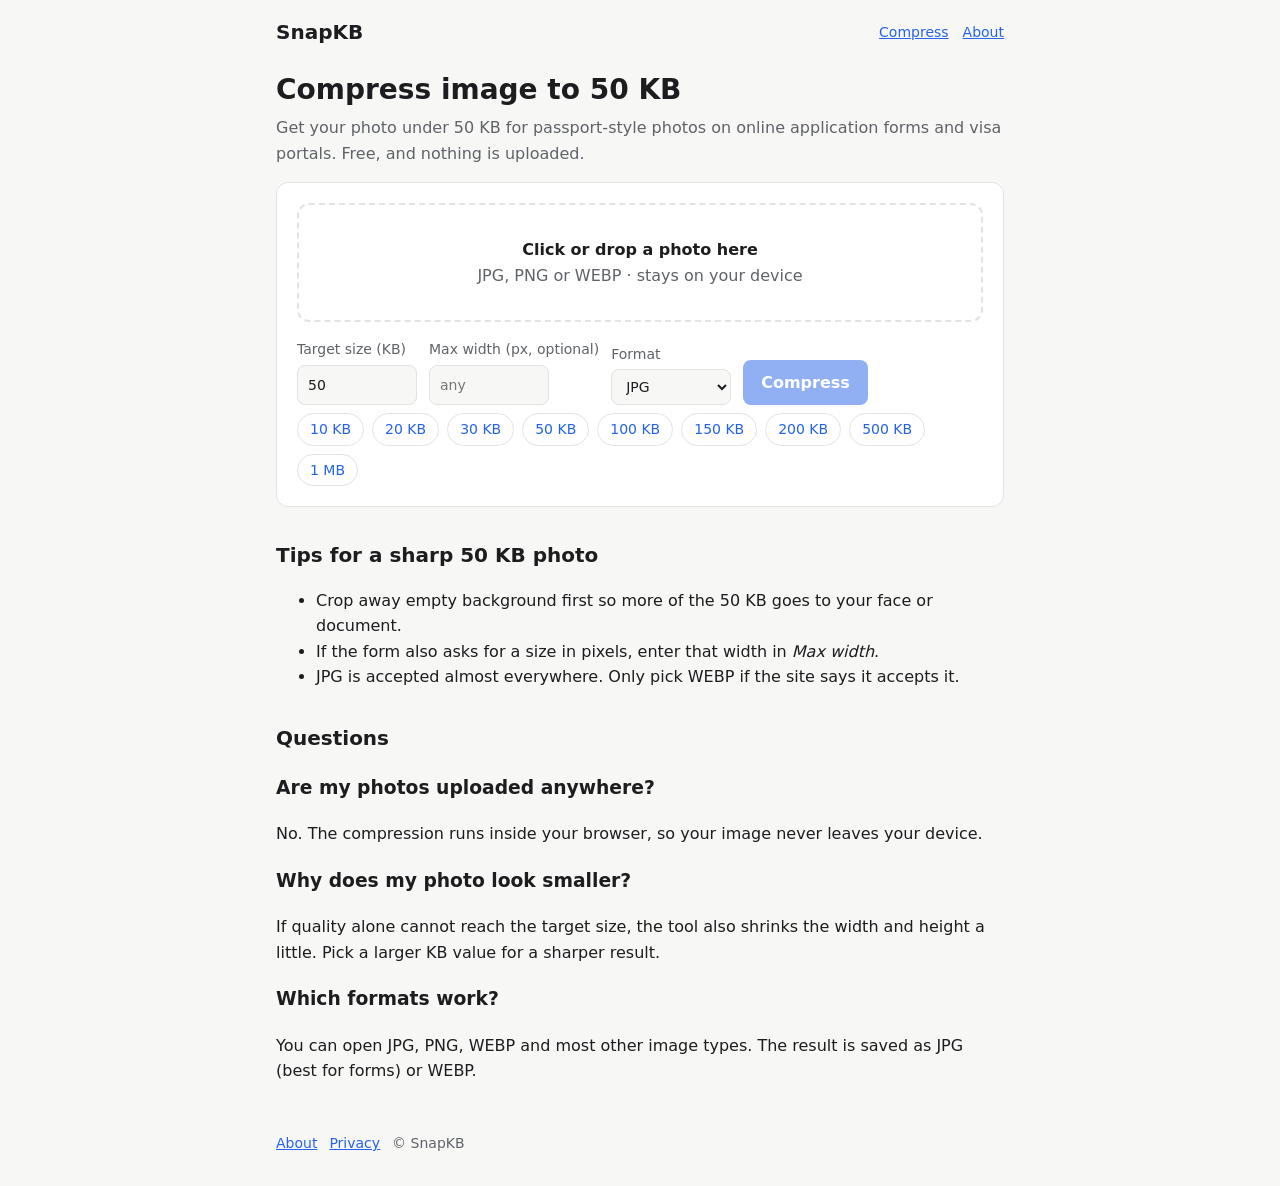
<file: compress-image-to-50kb.html>
<!doctype html>
<html lang="en"><head><meta charset="utf-8"><meta name="viewport" content="width=device-width,initial-scale=1">
<title>Compress Image to 50 KB Online — Free & Private | SnapKB</title><meta name="description" content="Reduce a photo to 50 KB or less in seconds. Ideal for passport-style photos on online application forms and visa portals. Free, no sign-up, nothing is uploaded."><link rel="canonical" href="https://johncamil168-sys.github.io/snapkb/compress-image-to-50kb.html">
<link rel="stylesheet" href="style.css">
<script type="application/ld+json">{"@context": "https://schema.org", "@type": "FAQPage", "mainEntity": [{"@type": "Question", "name": "Are my photos uploaded anywhere?", "acceptedAnswer": {"@type": "Answer", "text": "No. The compression runs inside your browser, so your image never leaves your device."}}, {"@type": "Question", "name": "Why does my photo look smaller?", "acceptedAnswer": {"@type": "Answer", "text": "If quality alone cannot reach the target size, the tool also shrinks the width and height a little. Pick a larger KB value for a sharper result."}}, {"@type": "Question", "name": "Which formats work?", "acceptedAnswer": {"@type": "Answer", "text": "You can open JPG, PNG, WEBP and most other image types. The result is saved as JPG (best for forms) or WEBP."}}]}</script>
</head><body>
<header><a class="logo" href="index.html">SnapKB</a><nav><a href="index.html">Compress</a><a href="about.html">About</a></nav></header>
<main>
<h1>Compress image to 50 KB</h1><p class="sub">Get your photo under 50 KB for passport-style photos on online application forms and visa portals. Free, and nothing is uploaded.</p>

<div class="card">
  <div class="drop" id="drop"><input type="file" id="file" accept="image/*">
    <strong>Click or drop a photo here</strong><br><span class="sub" id="picked">JPG, PNG or WEBP · stays on your device</span></div>
  <div class="row">
    <label>Target size (KB)<input type="number" id="kb" min="1" value="50"></label>
    <label>Max width (px, optional)<input type="number" id="maxw" min="0" placeholder="any"></label>
    <label>Format<select id="fmt"><option value="image/jpeg">JPG</option><option value="image/webp">WEBP</option></select></label>
    <button id="go" disabled>Compress</button>
  </div>
  <div class="chips"><a href="compress-image-to-10kb.html">10 KB</a><a href="compress-image-to-20kb.html">20 KB</a><a href="compress-image-to-30kb.html">30 KB</a><a href="compress-image-to-50kb.html">50 KB</a><a href="compress-image-to-100kb.html">100 KB</a><a href="compress-image-to-150kb.html">150 KB</a><a href="compress-image-to-200kb.html">200 KB</a><a href="compress-image-to-500kb.html">500 KB</a><a href="compress-image-to-1mb.html">1 MB</a></div>
</div>
<div class="card" id="result"><div class="stats" id="stats"></div><img id="out" alt="Compressed result"><a class="btn" id="dl">Download</a></div>


<h2>Tips for a sharp 50 KB photo</h2><ul><li>Crop away empty background first so more of the 50 KB goes to your face or document.</li><li>If the form also asks for a size in pixels, enter that width in <em>Max width</em>.</li><li>JPG is accepted almost everywhere. Only pick WEBP if the site says it accepts it.</li></ul>
<h2>Questions</h2><h3>Are my photos uploaded anywhere?</h3><p>No. The compression runs inside your browser, so your image never leaves your device.</p><h3>Why does my photo look smaller?</h3><p>If quality alone cannot reach the target size, the tool also shrinks the width and height a little. Pick a larger KB value for a sharper result.</p><h3>Which formats work?</h3><p>You can open JPG, PNG, WEBP and most other image types. The result is saved as JPG (best for forms) or WEBP.</p>
</main>
<footer><a href="about.html">About</a><a href="privacy.html">Privacy</a><span>© SnapKB</span></footer>
<script src="app.js"></script>
</body></html>
</file>
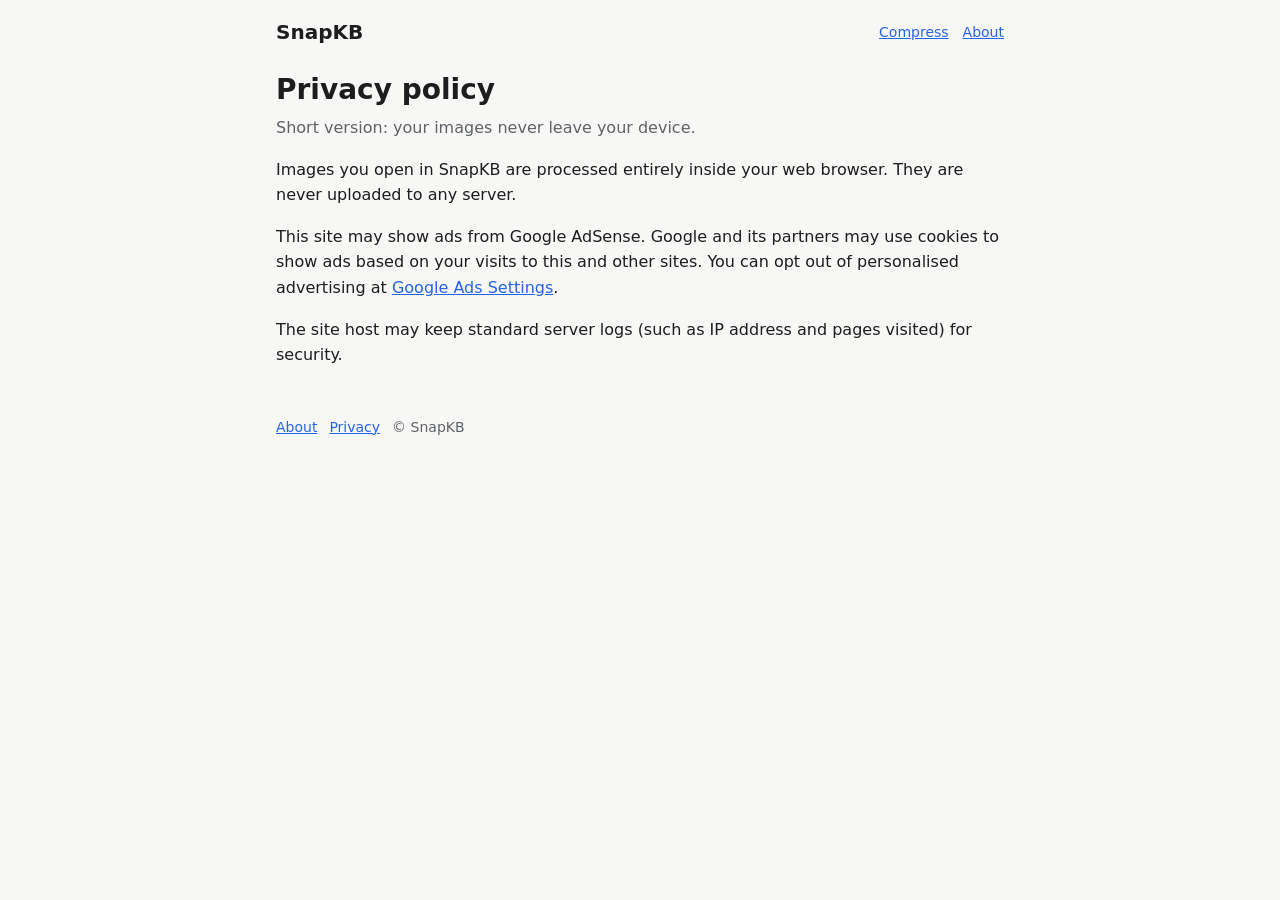
<file: privacy.html>
<!doctype html>
<html lang="en"><head><meta charset="utf-8"><meta name="viewport" content="width=device-width,initial-scale=1">
<title>Privacy Policy — SnapKB</title><meta name="description" content="SnapKB privacy policy."><link rel="canonical" href="https://johncamil168-sys.github.io/snapkb/privacy.html">
<link rel="stylesheet" href="style.css">

</head><body>
<header><a class="logo" href="index.html">SnapKB</a><nav><a href="index.html">Compress</a><a href="about.html">About</a></nav></header>
<main>
<h1>Privacy policy</h1><p class="sub">Short version: your images never leave your device.</p>


<p>Images you open in SnapKB are processed entirely inside your web browser. They are never uploaded to any server.</p><p>This site may show ads from Google AdSense. Google and its partners may use cookies to show ads based on your visits to this and other sites. You can opt out of personalised advertising at <a href="https://www.google.com/settings/ads">Google Ads Settings</a>.</p><p>The site host may keep standard server logs (such as IP address and pages visited) for security.</p>

</main>
<footer><a href="about.html">About</a><a href="privacy.html">Privacy</a><span>© SnapKB</span></footer>

</body></html>
</file>
<file: style.css>
:root{--bg:#f7f7f5;--card:#fff;--text:#1d1d1f;--muted:#5f6368;--accent:#2563eb;--accent-text:#fff;--border:#e3e3e0;--ok:#15803d;--warn:#b45309}
@media (prefers-color-scheme:dark){:root{--bg:#121214;--card:#1c1c1f;--text:#ececec;--muted:#a0a0a8;--accent:#60a5fa;--accent-text:#0b1220;--border:#2c2c31;--ok:#4ade80;--warn:#fbbf24}}
*{box-sizing:border-box}
body{margin:0;font:16px/1.6 system-ui,-apple-system,Segoe UI,Roboto,sans-serif;background:var(--bg);color:var(--text)}
a{color:var(--accent)}
header,main,footer{max-width:760px;margin:0 auto;padding:0 16px}
header{display:flex;justify-content:space-between;align-items:center;padding-top:16px;padding-bottom:8px}
header .logo{font-weight:700;font-size:20px;text-decoration:none;color:var(--text)}
header nav a{margin-left:14px;font-size:14px}
h1{font-size:28px;line-height:1.25;margin:16px 0 8px}
h2{font-size:20px;margin-top:32px}
.sub{color:var(--muted);margin-top:0}
.card{background:var(--card);border:1px solid var(--border);border-radius:12px;padding:20px;margin:16px 0}
.drop{border:2px dashed var(--border);border-radius:12px;padding:32px 16px;text-align:center;cursor:pointer}
.drop.over{border-color:var(--accent)}
.drop input{display:none}
.row{display:flex;flex-wrap:wrap;gap:12px;align-items:end;margin-top:16px}
.row label{display:flex;flex-direction:column;font-size:14px;color:var(--muted);gap:4px}
input[type=number],select{font:inherit;padding:8px 10px;border:1px solid var(--border);border-radius:8px;background:var(--bg);color:var(--text);width:120px}
button,.btn{font:inherit;font-weight:600;background:var(--accent);color:var(--accent-text);border:0;border-radius:8px;padding:10px 18px;cursor:pointer;text-decoration:none;display:inline-block}
button:disabled{opacity:.5;cursor:default}
.chips{display:flex;flex-wrap:wrap;gap:8px;margin-top:8px}
.chips a{font-size:14px;border:1px solid var(--border);border-radius:999px;padding:4px 12px;text-decoration:none}
#result{display:none}
#result img{max-width:100%;max-height:320px;border-radius:8px;display:block;margin:12px auto}
.stats{display:flex;gap:16px;flex-wrap:wrap;font-size:14px}
.ok{color:var(--ok);font-weight:600}.warn{color:var(--warn)}
.promo{border-left:4px solid var(--accent)}
.ad{min-height:90px;margin:16px 0}
footer{color:var(--muted);font-size:14px;padding-top:32px;padding-bottom:32px}
footer a{margin-right:12px}
</file>
